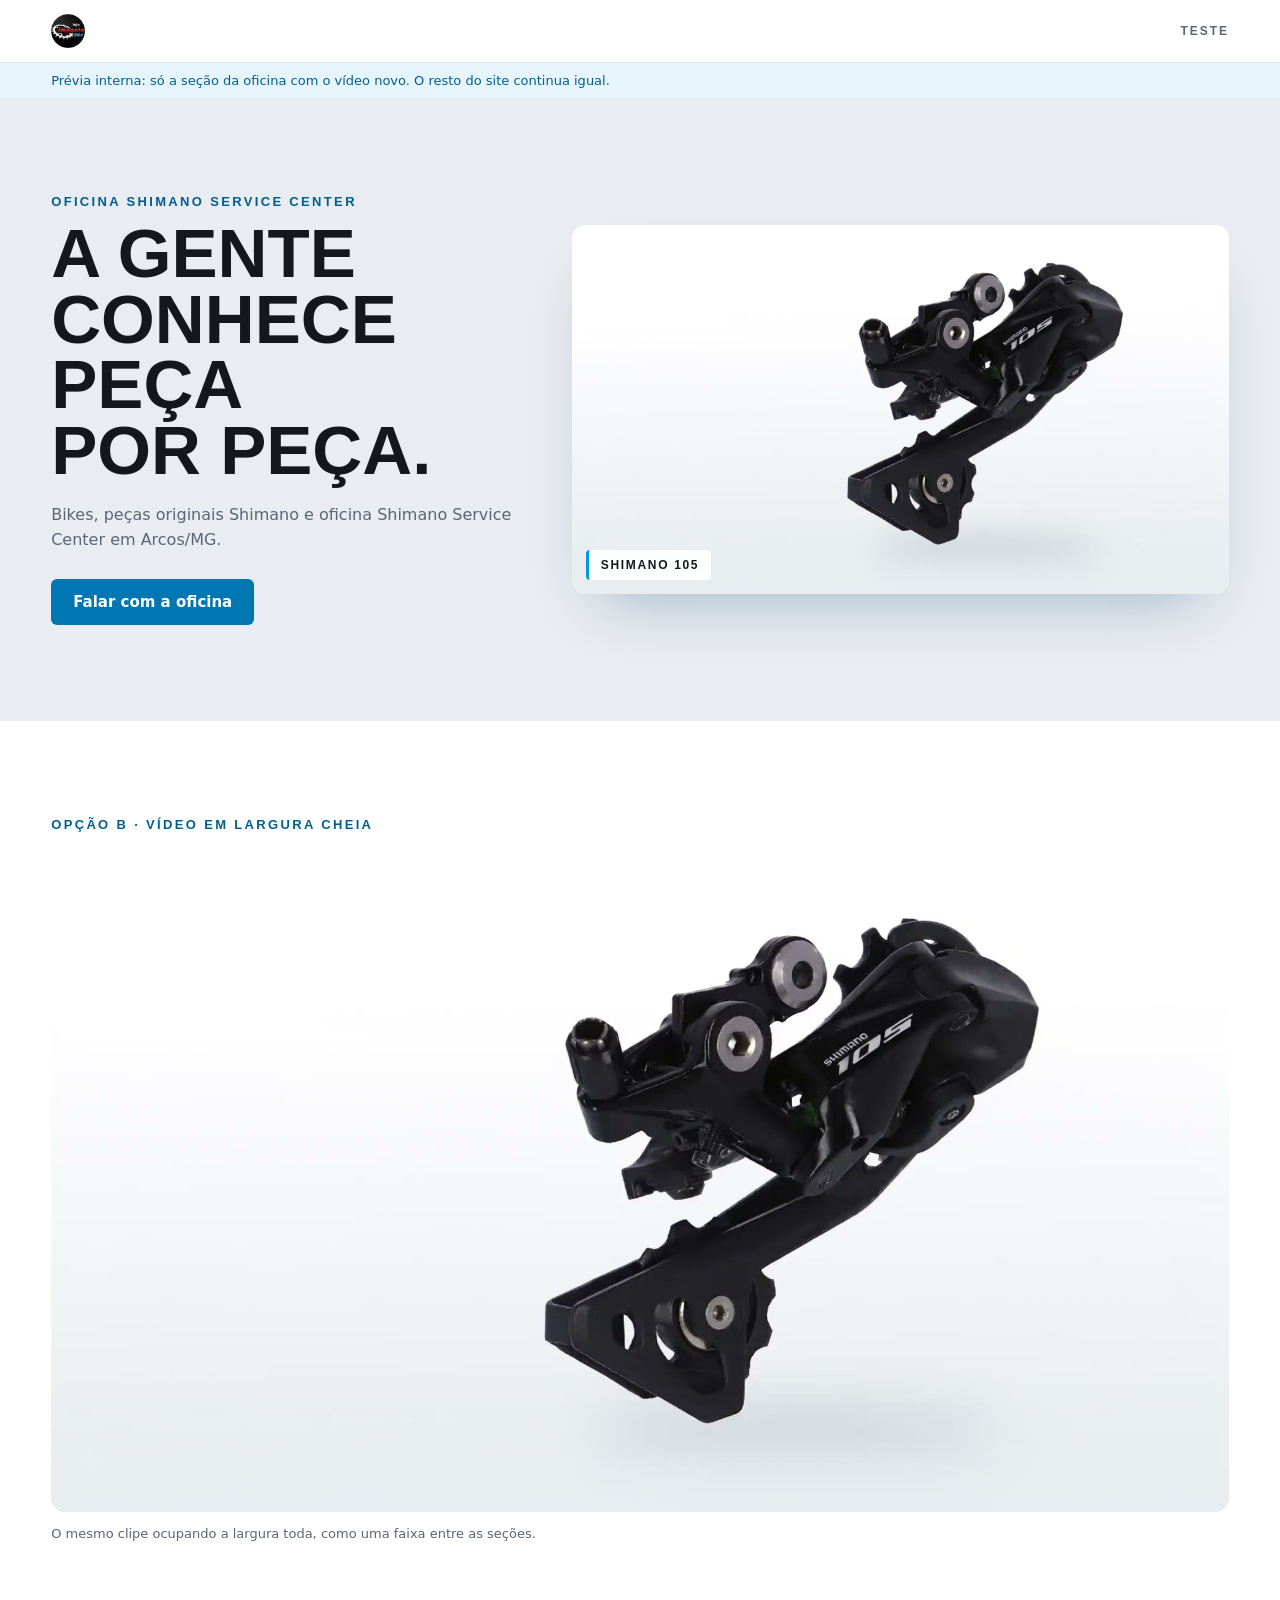
<file: index.html>
<!doctype html>
<html lang="pt-BR">
<head>
<meta charset="utf-8">
<meta http-equiv="Content-Security-Policy" content="default-src 'self'; script-src 'self'; style-src 'self' 'unsafe-inline' https://fonts.googleapis.com; font-src 'self' data: https://fonts.gstatic.com; img-src 'self' data: blob: https://6afee227e12ae1f82abc1a2f--impactobike.netlify.app; media-src 'self' blob: data:; connect-src 'self' data: blob:; worker-src 'self' blob:; manifest-src 'self'; frame-src 'self'; object-src 'none'; base-uri 'self'; form-action 'self'; upgrade-insecure-requests">
<meta name="viewport" content="width=device-width, initial-scale=1">
<meta name="robots" content="noindex, nofollow">
<title>Impacto Bike · teste do vídeo da oficina</title>
<link rel="icon" href="logo.webp">
<link rel="preconnect" href="https://fonts.googleapis.com">
<link rel="stylesheet" href="https://fonts.googleapis.com/css2?family=Barlow+Condensed:wght@600;700;800&family=Inter:wght@400;500;600&display=swap">
<style>
:root{
  --azul:#0099DC; --azul-forte:#0077B3; --azul-claro:#E6F5FC; --azul-texto:#005F8F;
  --fundo:#FFFFFF; --gelo:#E9ECF1; --texto:#14171C; --cinza:#5C6573; --linha:#E4E7EC;
  --cond:'Barlow Condensed','Arial Narrow',Arial,sans-serif; --txt:'Inter',system-ui,sans-serif;
}
*{box-sizing:border-box}
body{margin:0;background:var(--fundo);color:var(--texto);font-family:var(--txt)}
.topo{display:flex;align-items:center;justify-content:space-between;padding:14px max(16px,4vw);border-bottom:1px solid var(--linha)}
.topo img{height:34px;width:auto}
.topo span{font:600 12px var(--cond);letter-spacing:.16em;text-transform:uppercase;color:var(--cinza)}
.aviso{background:var(--azul-claro);color:var(--azul-texto);font-size:13px;padding:10px max(16px,4vw)}
.oficina{background:var(--gelo);padding:clamp(40px,8vw,96px) max(16px,4vw)}
.grade{max-width:1200px;margin:0 auto;display:grid;grid-template-columns:minmax(0,5fr) minmax(0,7fr);gap:clamp(24px,4vw,56px);align-items:center}
.olho{font:700 13px var(--cond);letter-spacing:.18em;text-transform:uppercase;color:var(--azul-texto);margin:0 0 12px}
h2{font:800 clamp(38px,5.4vw,72px)/.95 var(--cond);text-transform:uppercase;margin:0;text-wrap:balance}
p.sub{color:var(--cinza);line-height:1.6;margin:18px 0 26px;max-width:46ch}
.btn{display:inline-block;background:var(--azul-forte);color:#fff;text-decoration:none;font:600 15px var(--txt);padding:14px 22px;border-radius:6px}
.btn:hover{background:var(--azul-texto)}
.video{position:relative;border-radius:14px;overflow:hidden;background:#fff;box-shadow:0 30px 60px -30px rgba(0,60,100,.35)}
.video video{display:block;width:100%;height:auto;aspect-ratio:16/9;object-fit:cover}
.selo{position:absolute;left:14px;bottom:14px;background:rgba(255,255,255,.92);color:var(--texto);font:700 12px var(--cond);letter-spacing:.14em;text-transform:uppercase;padding:8px 12px;border-radius:4px;border-left:3px solid var(--azul)}
.cheio{padding:clamp(40px,8vw,96px) max(16px,4vw);text-align:left}
.cheio .rotulo{max-width:1200px;margin:0 auto 18px}
.cheio video{display:block;width:100%;max-width:1200px;margin:0 auto;border-radius:14px;aspect-ratio:16/9;object-fit:cover}
.nota{max-width:1200px;margin:14px auto 0;color:var(--cinza);font-size:13px}
@media (max-width:820px){.grade{grid-template-columns:1fr}.video{order:-1}}
@media (prefers-reduced-motion:reduce){video{animation:none}}
</style>
</head>
<body>
<header class="topo"><img src="logo.webp" alt="Impacto Bike"><span>Teste</span></header>
<div class="aviso">Prévia interna: só a seção da oficina com o vídeo novo. O resto do site continua igual.</div>

<section class="oficina">
  <div class="grade">
    <div>
      <p class="olho">Oficina Shimano Service Center</p>
      <h2>A gente conhece peça por peça.</h2>
      <p class="sub">Bikes, peças originais Shimano e oficina Shimano Service Center em Arcos/MG.</p>
      <a class="btn" href="#">Falar com a oficina</a>
    </div>
    <div class="video">
      <video src="cambio.mp4" poster="cambio-capa.jpg" autoplay muted loop playsinline preload="auto"></video>
      <span class="selo">Shimano 105</span>
    </div>
  </div>
</section>

<section class="cheio">
  <div class="rotulo"><p class="olho">Opção B · vídeo em largura cheia</p></div>
  <video src="cambio.mp4" poster="cambio-capa.jpg" autoplay muted loop playsinline preload="auto"></video>
  <p class="nota">O mesmo clipe ocupando a largura toda, como uma faixa entre as seções.</p>
</section>
</body>
</html>
</file>
